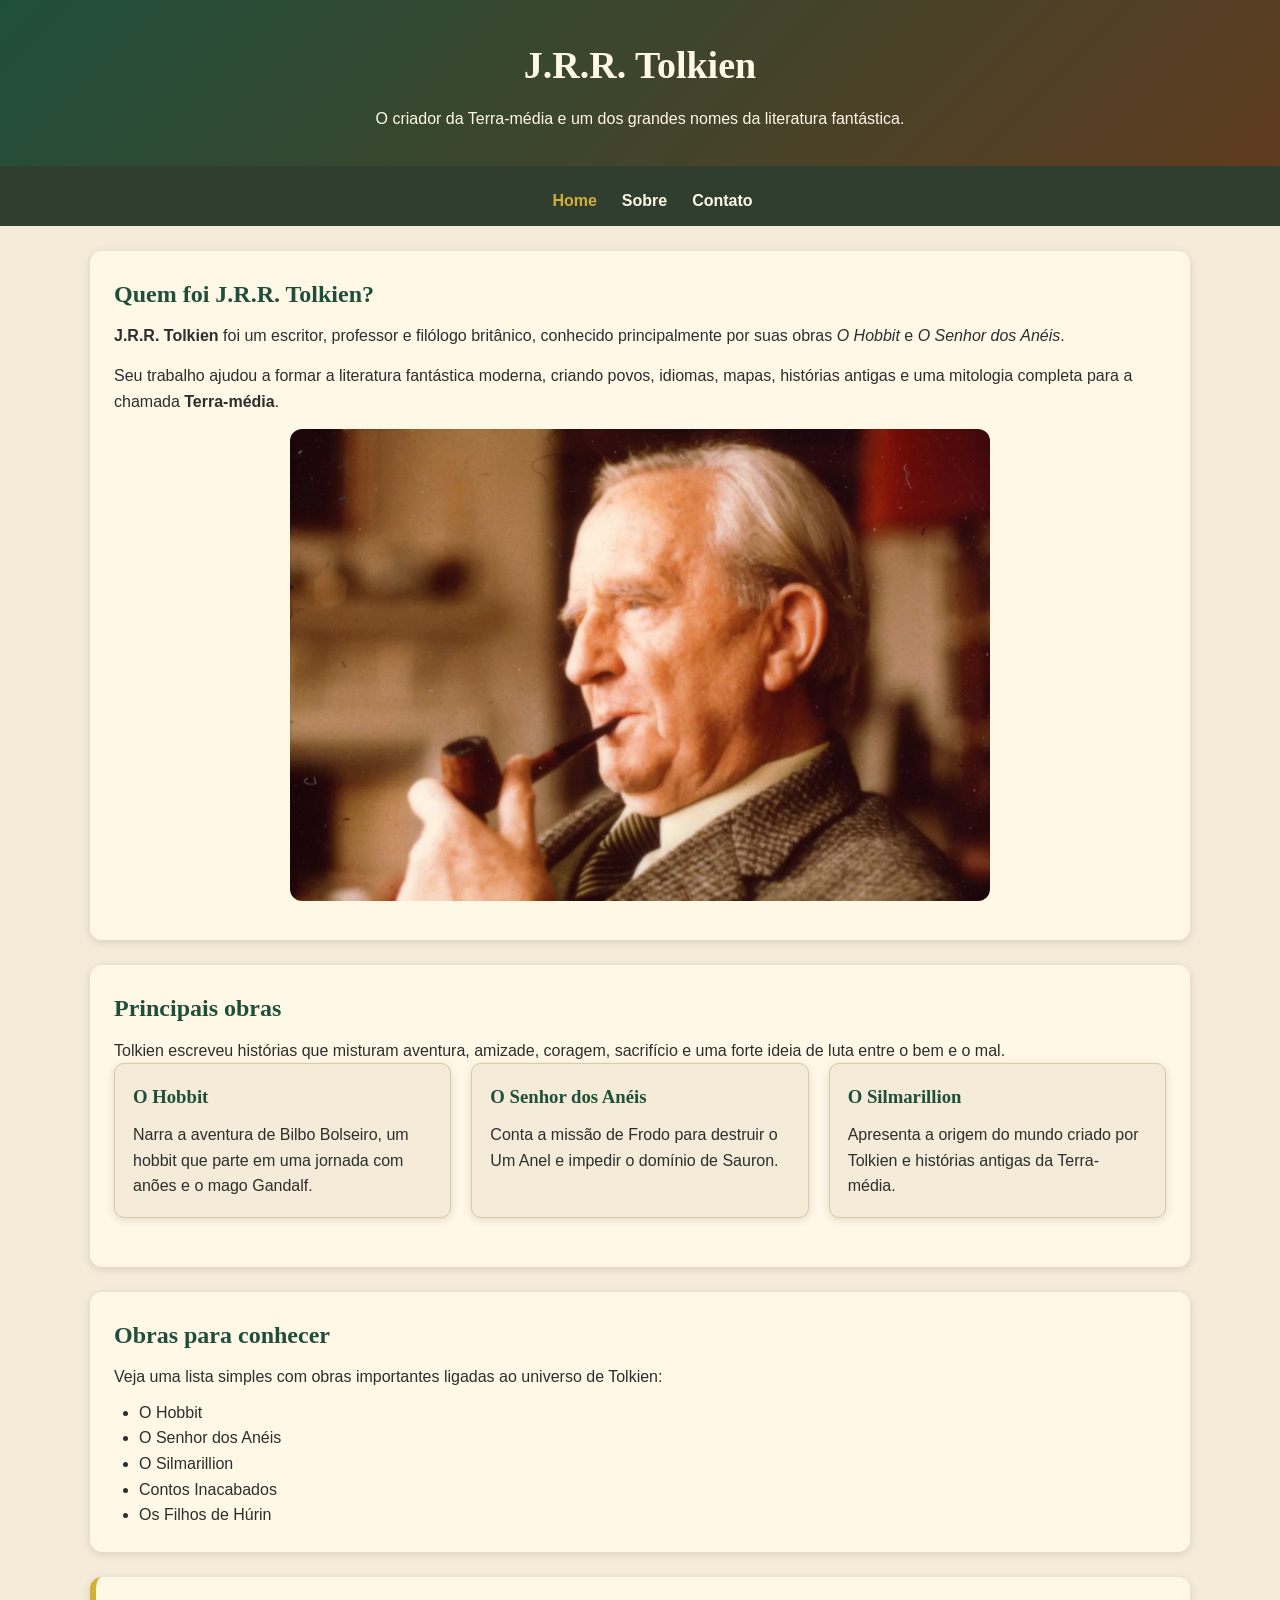
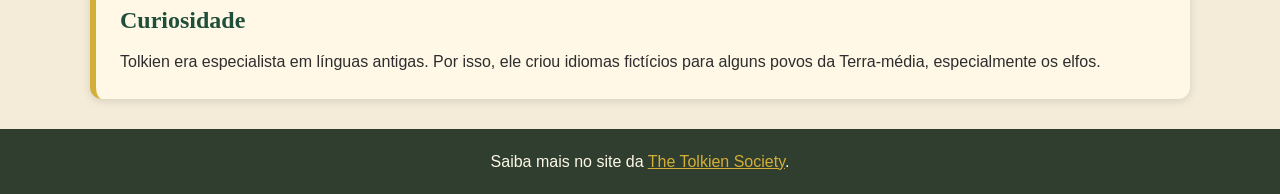
<file: index.html>
<!DOCTYPE html>
<html lang="pt-BR">

<head>
    <meta charset="UTF-8">
    <meta name="viewport" content="width=device-width, initial-scale=1.0">
    <title>J.R.R. Tolkien - Home</title>
    <link rel="stylesheet" href="assets/styles.css">
</head>

<body>
    <header>
        <h1>J.R.R. Tolkien</h1>
        <p>O criador da Terra-média e um dos grandes nomes da literatura fantástica.</p>
    </header>

    <nav aria-label="Navegação principal">
        <ul>
            <li><a href="index.html" class="ativo" aria-current="page">Home</a></li>
            <li><a href="sobre.html">Sobre</a></li>
            <li><a href="contato.html">Contato</a></li>
        </ul>
    </nav>

    <main>
        <section>
            <h2>Quem foi J.R.R. Tolkien?</h2>
            <p>
                <strong>J.R.R. Tolkien</strong> foi um escritor, professor e filólogo britânico,
                conhecido principalmente por suas obras <em>O Hobbit</em> e
                <em>O Senhor dos Anéis</em>.
            </p>
            <p>
                Seu trabalho ajudou a formar a literatura fantástica moderna, criando povos,
                idiomas, mapas, histórias antigas e uma mitologia completa para a chamada
                <strong>Terra-média</strong>.
            </p>

            <img class="imagem-principal" src="assets/tolkien-retrato.webp"
                alt="Retrato de J.R.R. Tolkien, fumando um cachimbo com olhar reflexivo" width="1572" height="1060"
                loading="lazy" decoding="async">
        </section>

        <section>
            <h2>Principais obras</h2>
            <p>
                Tolkien escreveu histórias que misturam aventura, amizade, coragem, sacrifício
                e uma forte ideia de luta entre o bem e o mal.
            </p>

            <div class="cards">
                <article class="card">
                    <h3>O Hobbit</h3>
                    <p>
                        Narra a aventura de Bilbo Bolseiro, um hobbit que parte em uma jornada
                        com anões e o mago Gandalf.
                    </p>
                </article>

                <article class="card">
                    <h3>O Senhor dos Anéis</h3>
                    <p>
                        Conta a missão de Frodo para destruir o Um Anel e impedir o domínio de Sauron.
                    </p>
                </article>

                <article class="card">
                    <h3>O Silmarillion</h3>
                    <p>
                        Apresenta a origem do mundo criado por Tolkien e histórias antigas da Terra-média.
                    </p>
                </article>
            </div>
        </section>

        <section>
            <h2>Obras para conhecer</h2>
            <p>Veja uma lista simples com obras importantes ligadas ao universo de Tolkien:</p>

            <ul>
                <li>O Hobbit</li>
                <li>O Senhor dos Anéis</li>
                <li>O Silmarillion</li>
                <li>Contos Inacabados</li>
                <li>Os Filhos de Húrin</li>
            </ul>
        </section>

        <aside>
            <h2>Curiosidade</h2>
            <p>
                Tolkien era especialista em línguas antigas. Por isso, ele criou idiomas fictícios
                para alguns povos da Terra-média, especialmente os elfos.
            </p>
        </aside>
    </main>

    <footer>
        <p>
            Saiba mais no site da
            <a href="https://www.tolkiensociety.org/" target="_blank" rel="noopener noreferrer">The Tolkien Society</a>.
        </p>
    </footer>
</body>

</html>
</file>
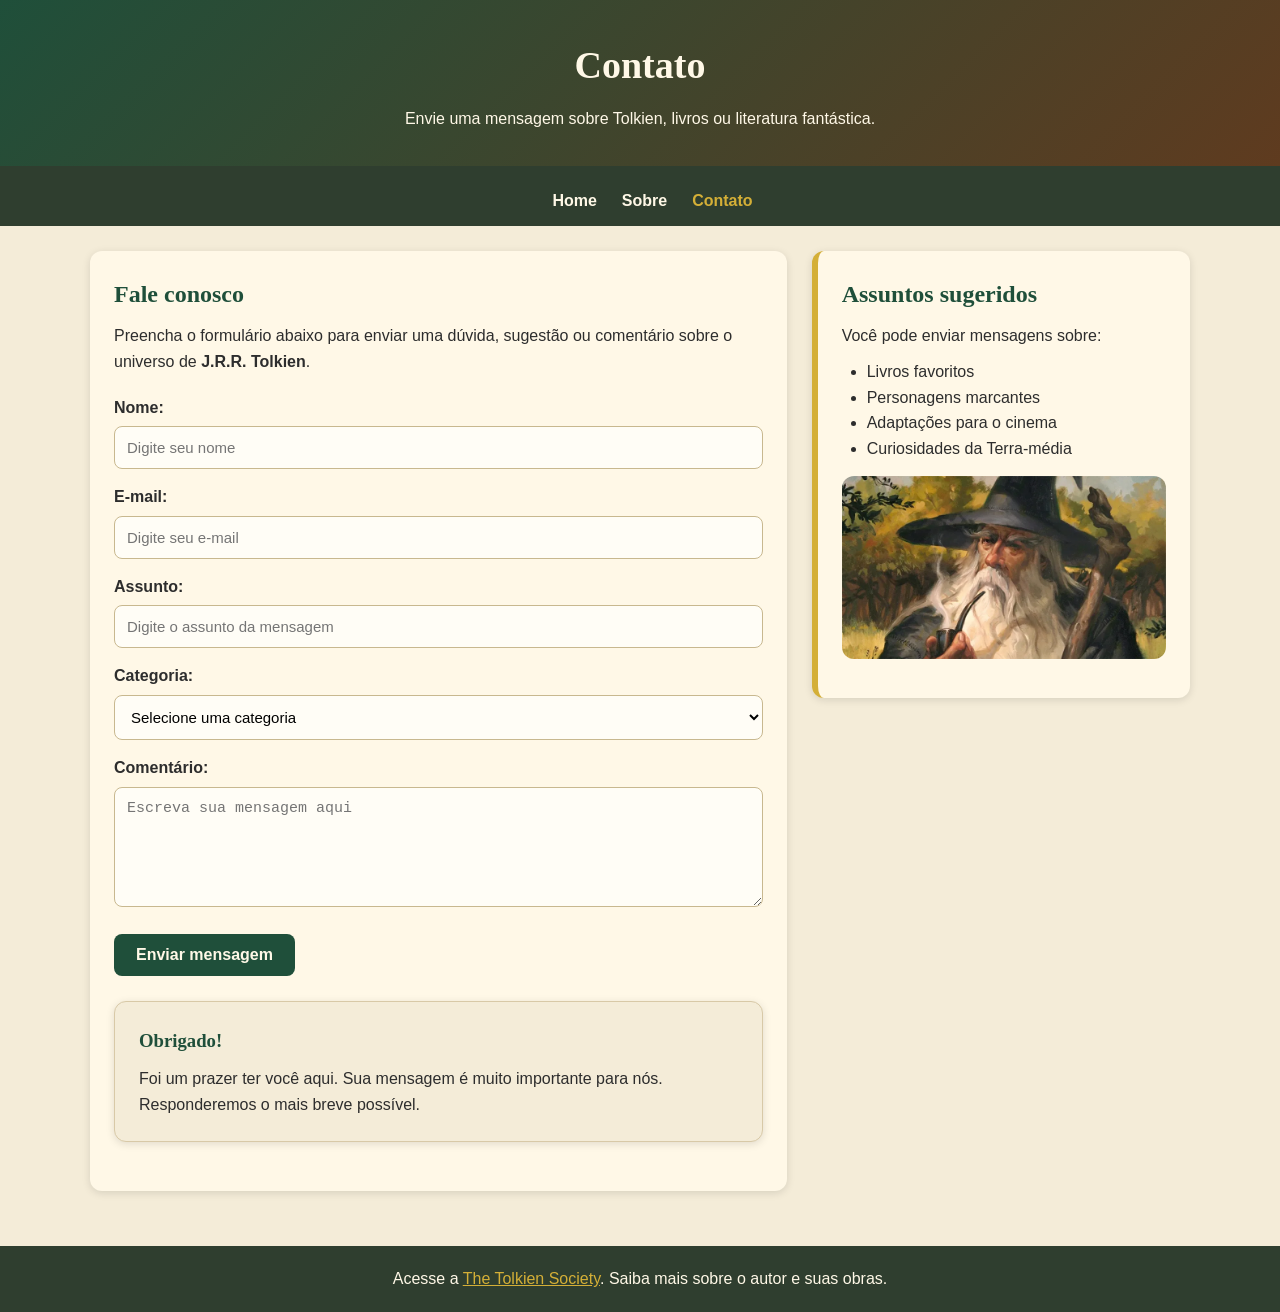
<file: contato.html>
<!DOCTYPE html>
<html lang="pt-BR">

<head>
    <meta charset="UTF-8">
    <meta name="viewport" content="width=device-width, initial-scale=1.0">
    <title>J.R.R. Tolkien - Contato</title>
    <link rel="stylesheet" href="assets/styles.css">
</head>

<body>
    <header>
        <h1>Contato</h1>
        <p>Envie uma mensagem sobre Tolkien, livros ou literatura fantástica.</p>
    </header>

    <nav aria-label="Navegação principal">
        <ul>
            <li><a href="index.html">Home</a></li>
            <li><a href="sobre.html">Sobre</a></li>
            <li><a href="contato.html" class="ativo" aria-current="page">Contato</a></li>
        </ul>
    </nav>

    <main>
        <div class="layout">
            <section>
                <h2>Fale conosco</h2>
                <p>
                    Preencha o formulário abaixo para enviar uma dúvida, sugestão ou comentário
                    sobre o universo de <strong>J.R.R. Tolkien</strong>.
                </p>

                <form action="https://formsubmit.co/andersonalmeida1008@gmail.com" method="post">
                    <input type="hidden" name="_subject" value="Nova mensagem do Projeto Tolkien">
                    <input type="hidden" name="_template" value="table">
                    <input type="hidden" name="_next" value="https://andyinthenw.github.io/projeto-tolkien/obrigado.html">

                    <label for="nome">Nome:</label>
                    <input type="text" id="nome" name="nome" placeholder="Digite seu nome" autocomplete="name"
                        maxlength="80" required>

                    <label for="email">E-mail:</label>
                    <input type="email" id="email" name="email" placeholder="Digite seu e-mail" autocomplete="email"
                        maxlength="120" required>

                    <label for="assunto">Assunto:</label>
                    <input type="text" id="assunto" name="assunto" placeholder="Digite o assunto da mensagem"
                        maxlength="120" required>

                    <label for="categoria">Categoria:</label>
                    <select id="categoria" name="categoria" required>
                        <option value="">Selecione uma categoria</option>
                        <option value="obras">Obras de Tolkien</option>
                        <option value="filmes">Filmes de O Senhor dos Anéis</option>
                        <option value="curiosidades">Curiosidades sobre a Terra-média</option>
                        <option value="sugestoes">Sugestões para o site</option>
                        <option value="outros">Outros assuntos</option>
                    </select>

                    <label for="comentario">Comentário:</label>
                    <textarea id="comentario" name="comentario" placeholder="Escreva sua mensagem aqui" maxlength="1000"
                        required></textarea>

                    <button type="submit">Enviar mensagem</button>
                </form>

                <article class="aviso-formulario">
                    <h3>Obrigado!</h3>
                    <p>
                        Foi um prazer ter você aqui. Sua mensagem é muito importante para nós.
                        Responderemos o mais breve possível.
                    </p>
                </article>
            </section>

            <aside>
                <h2>Assuntos sugeridos</h2>
                <p>Você pode enviar mensagens sobre:</p>

                <ul>
                    <li>Livros favoritos</li>
                    <li>Personagens marcantes</li>
                    <li>Adaptações para o cinema</li>
                    <li>Curiosidades da Terra-média</li>
                </ul>

                <img src="assets/gandalf-the-grey.webp" alt="Arte do Gandalf" width="800" height="450" loading="lazy"
                    decoding="async">
            </aside>
        </div>
    </main>

    <footer>
        <p>
            Acesse a
            <a href="https://www.tolkiensociety.org/" target="_blank" rel="noopener noreferrer">The Tolkien Society</a>.
            Saiba mais sobre o autor e suas obras.
        </p>
    </footer>
</body>

</html>
</file>
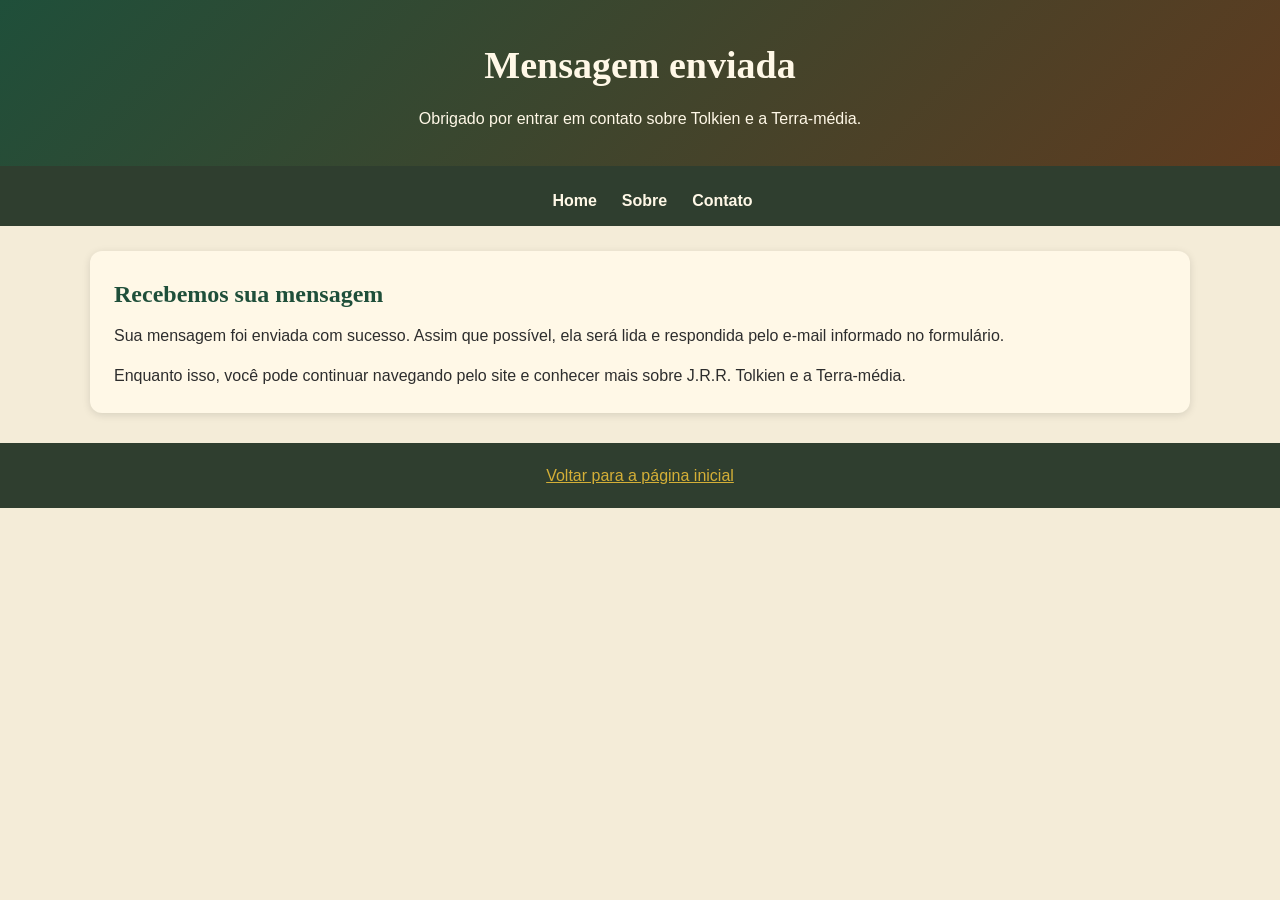
<file: obrigado.html>
<!DOCTYPE html>
<html lang="pt-BR">

<head>
    <meta charset="UTF-8">
    <meta name="viewport" content="width=device-width, initial-scale=1.0">
    <title>J.R.R. Tolkien - Mensagem enviada</title>
    <link rel="stylesheet" href="assets/styles.css">
</head>

<body>
    <header>
        <h1>Mensagem enviada</h1>
        <p>Obrigado por entrar em contato sobre Tolkien e a Terra-média.</p>
    </header>

    <nav aria-label="Navegação principal">
        <ul>
            <li><a href="index.html">Home</a></li>
            <li><a href="sobre.html">Sobre</a></li>
            <li><a href="contato.html">Contato</a></li>
        </ul>
    </nav>

    <main>
        <section>
            <h2>Recebemos sua mensagem</h2>
            <p>
                Sua mensagem foi enviada com sucesso. Assim que possível, ela será lida e respondida pelo e-mail
                informado no formulário.
            </p>
            <p>
                Enquanto isso, você pode continuar navegando pelo site e conhecer mais sobre J.R.R. Tolkien e a
                Terra-média.
            </p>
        </section>
    </main>

    <footer>
        <p>
            <a href="index.html">Voltar para a página inicial</a>
        </p>
    </footer>
</body>

</html>
</file>
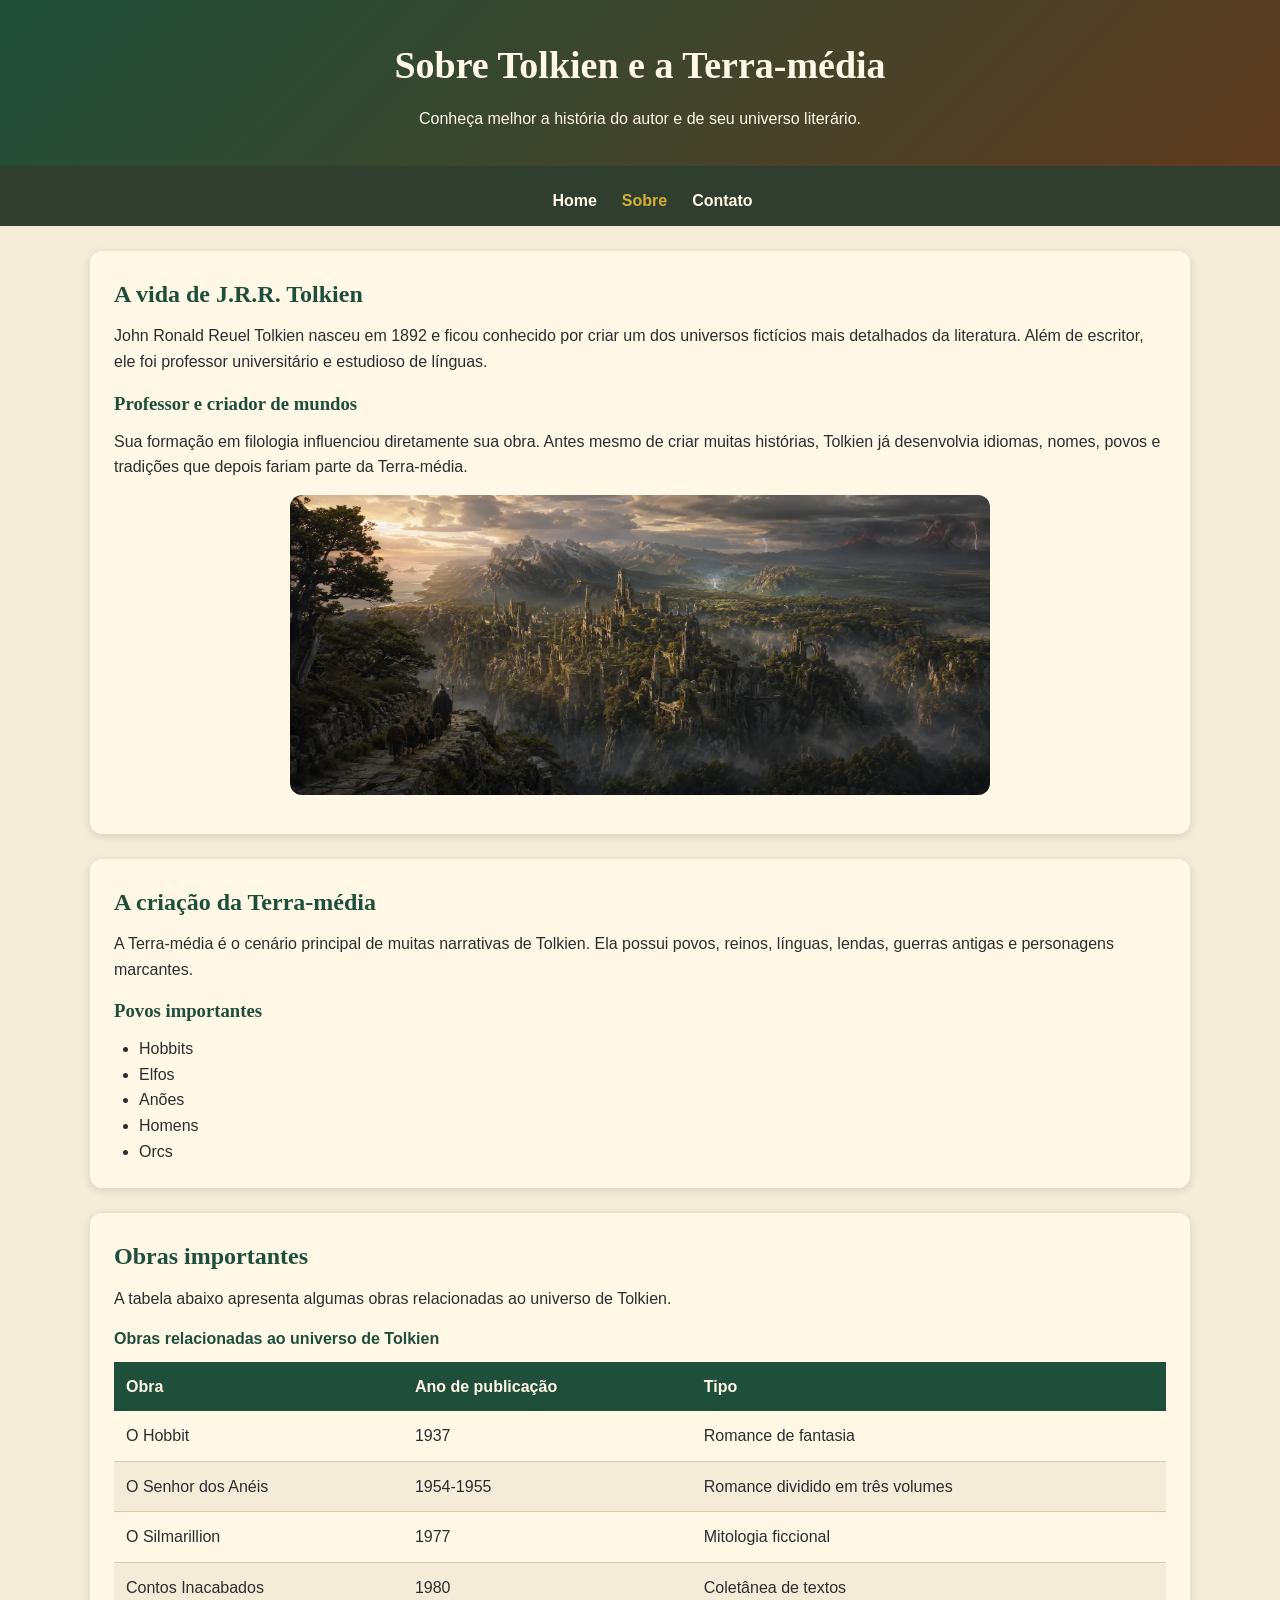
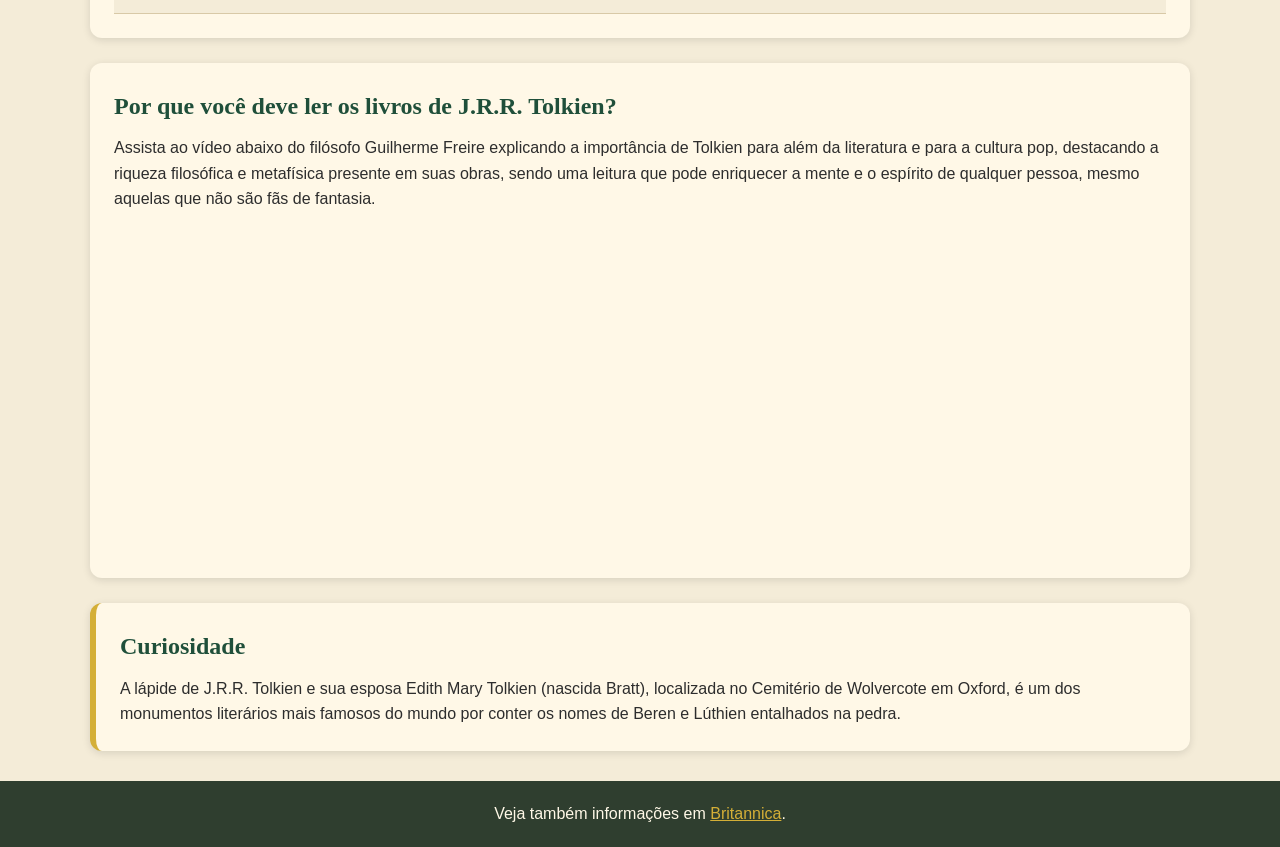
<file: sobre.html>
<!DOCTYPE html>
<html lang="pt-BR">

<head>
    <meta charset="UTF-8">
    <meta name="viewport" content="width=device-width, initial-scale=1.0">
    <title>J.R.R. Tolkien - Sobre</title>
    <link rel="stylesheet" href="assets/styles.css">
</head>

<body>
    <header>
        <h1>Sobre Tolkien e a Terra-média</h1>
        <p>Conheça melhor a história do autor e de seu universo literário.</p>
    </header>

    <nav aria-label="Navegação principal">
        <ul>
            <li><a href="index.html">Home</a></li>
            <li><a href="sobre.html" class="ativo" aria-current="page">Sobre</a></li>
            <li><a href="contato.html">Contato</a></li>
        </ul>
    </nav>

    <main>
        <section>
            <h2>A vida de J.R.R. Tolkien</h2>
            <p>
                John Ronald Reuel Tolkien nasceu em 1892 e ficou conhecido por criar um dos
                universos fictícios mais detalhados da literatura. Além de escritor, ele foi
                professor universitário e estudioso de línguas.
            </p>

            <h3>Professor e criador de mundos</h3>
            <p>
                Sua formação em filologia influenciou diretamente sua obra. Antes mesmo de criar
                muitas histórias, Tolkien já desenvolvia idiomas, nomes, povos e tradições que
                depois fariam parte da Terra-média.
            </p>

            <img class="imagem-principal" src="assets/terra-media.webp"
                alt="Ilustração da Terra-média, mostrando montanhas, rios e florestas em um estilo de mapa antigo"
                width="1916" height="821" loading="lazy" decoding="async">
        </section>

        <article>
            <h2>A criação da Terra-média</h2>
            <p>
                A Terra-média é o cenário principal de muitas narrativas de Tolkien. Ela possui
                povos, reinos, línguas, lendas, guerras antigas e personagens marcantes.
            </p>

            <h3>Povos importantes</h3>
            <ul>
                <li>Hobbits</li>
                <li>Elfos</li>
                <li>Anões</li>
                <li>Homens</li>
                <li>Orcs</li>
            </ul>
        </article>

        <section>
            <h2>Obras importantes</h2>
            <p>A tabela abaixo apresenta algumas obras relacionadas ao universo de Tolkien.</p>

            <div class="tabela-container">
                <table>
                    <caption>Obras relacionadas ao universo de Tolkien</caption>
                    <thead>
                        <tr>
                            <th scope="col">Obra</th>
                            <th scope="col">Ano de publicação</th>
                            <th scope="col">Tipo</th>
                        </tr>
                    </thead>
                    <tbody>
                        <tr>
                            <td>O Hobbit</td>
                            <td>1937</td>
                            <td>Romance de fantasia</td>
                        </tr>
                        <tr>
                            <td>O Senhor dos Anéis</td>
                            <td>1954-1955</td>
                            <td>Romance dividido em três volumes</td>
                        </tr>
                        <tr>
                            <td>O Silmarillion</td>
                            <td>1977</td>
                            <td>Mitologia ficcional</td>
                        </tr>
                        <tr>
                            <td>Contos Inacabados</td>
                            <td>1980</td>
                            <td>Coletânea de textos</td>
                        </tr>
                    </tbody>
                </table>
            </div>
        </section>

        <section>
            <h2>Por que você deve ler os livros de J.R.R. Tolkien?</h2>
            <p>
                Assista ao vídeo abaixo do filósofo Guilherme Freire explicando a importância de Tolkien para além da
                literatura e para a cultura pop, destacando a riqueza filosófica e metafísica presente em suas obras,
                sendo uma leitura que pode enriquecer a mente e o espírito de qualquer pessoa, mesmo aquelas que não são
                fãs de fantasia.
            </p>
            <iframe src="https://www.youtube.com/embed/xUbtxXN-MII?si=FBnrpKmJOJSwpols"
                title="Vídeo explicando por que ler J.R.R. Tolkien"
                allow="accelerometer; autoplay; clipboard-write; encrypted-media; gyroscope; picture-in-picture; web-share"
                referrerpolicy="strict-origin-when-cross-origin" allowfullscreen loading="lazy"></iframe>
        </section>

        <aside>
            <h2>Curiosidade</h2>
            <p>
                A lápide de J.R.R. Tolkien e sua esposa Edith Mary Tolkien (nascida Bratt), localizada no Cemitério de
                Wolvercote em Oxford, é um dos monumentos literários mais famosos do mundo por conter os nomes de Beren
                e Lúthien entalhados na pedra.
            </p>
        </aside>
    </main>

    <footer>
        <p>
            Veja também informações em
            <a href="https://www.britannica.com/biography/J-R-R-Tolkien" target="_blank"
                rel="noopener noreferrer">Britannica</a>.
        </p>
    </footer>
</body>

</html>
</file>
<file: assets/styles.css>
:root {
    --color-page: #f4ecd8;
    --color-surface: #fff8e7;
    --color-text: #2d2d2d;
    --color-primary: #1f4f3a;
    --color-primary-dark: #163829;
    --color-nav: #2f3e2f;
    --color-brown: #5f3b1f;
    --color-accent: #d4af37;
    --color-border: #d8c9a7;
    --shadow-soft: 0 2px 8px rgba(0, 0, 0, 0.12);
}

* {
    margin: 0;
    padding: 0;
    box-sizing: border-box;
}

body {
    font-family: Arial, Helvetica, sans-serif;
    background-color: var(--color-page);
    color: var(--color-text);
    line-height: 1.6;
}

a {
    color: inherit;
}

a:focus-visible,
button:focus-visible,
input:focus-visible,
textarea:focus-visible,
select:focus-visible {
    outline: 3px solid var(--color-accent);
    outline-offset: 3px;
}

header {
    background: linear-gradient(135deg, var(--color-primary), var(--color-brown));
    color: var(--color-surface);
    text-align: center;
    padding: 35px 20px;
}

header h1 {
    font-family: Georgia, serif;
    font-size: 38px;
    margin-bottom: 10px;
}

nav {
    background-color: var(--color-nav);
    padding: 12px;
}

nav ul {
    list-style: none;
    display: flex;
    justify-content: center;
    gap: 25px;
    flex-wrap: wrap;
}

nav a {
    color: var(--color-surface);
    text-decoration: none;
    font-weight: bold;
}

nav a:hover,
nav a.ativo,
nav a[aria-current="page"] {
    color: var(--color-accent);
}

main {
    width: 90%;
    max-width: 1100px;
    margin: 25px auto;
}

section,
article,
aside {
    background-color: var(--color-surface);
    margin-bottom: 25px;
    padding: 24px;
    border-radius: 12px;
    box-shadow: var(--shadow-soft);
}

h2,
h3 {
    color: var(--color-primary);
    font-family: Georgia, serif;
    margin-bottom: 10px;
}

p + p,
p + h3,
ul + p,
ol + p {
    margin-top: 14px;
}

img {
    width: 100%;
    height: auto;
    display: block;
    border-radius: 12px;
    margin: 15px auto;
}

.imagem-principal {
    max-width: 700px;
}

.cards {
    display: flex;
    gap: 20px;
    flex-wrap: wrap;
}

.card {
    flex: 1;
    min-width: 240px;
    background-color: var(--color-page);
    padding: 18px;
    border-radius: 10px;
    border: 1px solid var(--color-border);
}

ul,
ol {
    margin-left: 25px;
    margin-top: 10px;
}

aside {
    border-left: 6px solid var(--color-accent);
}

.layout {
    display: flex;
    gap: 25px;
    align-items: flex-start;
}

.layout section {
    flex: 2;
}

.layout aside {
    flex: 1;
}

.tabela-container {
    overflow-x: auto;
    margin-top: 15px;
}

table {
    width: 100%;
    border-collapse: collapse;
    min-width: 600px;
}

caption {
    font-weight: bold;
    text-align: left;
    margin-bottom: 10px;
    color: var(--color-primary);
}

th {
    background-color: var(--color-primary);
    color: var(--color-surface);
    padding: 12px;
    text-align: left;
}

td {
    padding: 12px;
    border-bottom: 1px solid var(--color-border);
}

tr:nth-child(even) {
    background-color: var(--color-page);
}

iframe {
    width: 100%;
    height: 320px;
    border: 0;
    border-radius: 12px;
    margin-top: 15px;
}

form {
    margin-top: 20px;
}

label {
    display: block;
    font-weight: bold;
    margin-top: 15px;
}

input,
textarea,
select {
    width: 100%;
    padding: 12px;
    margin-top: 6px;
    border: 1px solid #c8b88f;
    border-radius: 8px;
    font-size: 15px;
    background-color: #fffdf6;
}

textarea {
    min-height: 120px;
    resize: vertical;
}

button {
    margin-top: 20px;
    background-color: var(--color-primary);
    color: var(--color-surface);
    border: none;
    padding: 12px 22px;
    border-radius: 8px;
    font-weight: bold;
    font-size: 16px;
    cursor: pointer;
}

button:hover {
    background-color: var(--color-primary-dark);
}

.aviso-formulario {
    margin-top: 25px;
    background-color: var(--color-page);
    border: 1px solid var(--color-border);
}

footer {
    background-color: var(--color-nav);
    color: var(--color-surface);
    text-align: center;
    padding: 20px;
    margin-top: 30px;
}

footer a {
    color: var(--color-accent);
}

@media (max-width: 800px) {
    header h1 {
        font-size: 28px;
    }

    nav ul,
    .cards,
    .layout {
        flex-direction: column;
    }

    nav ul {
        align-items: center;
    }

    iframe {
        height: 250px;
    }
}
</file>
